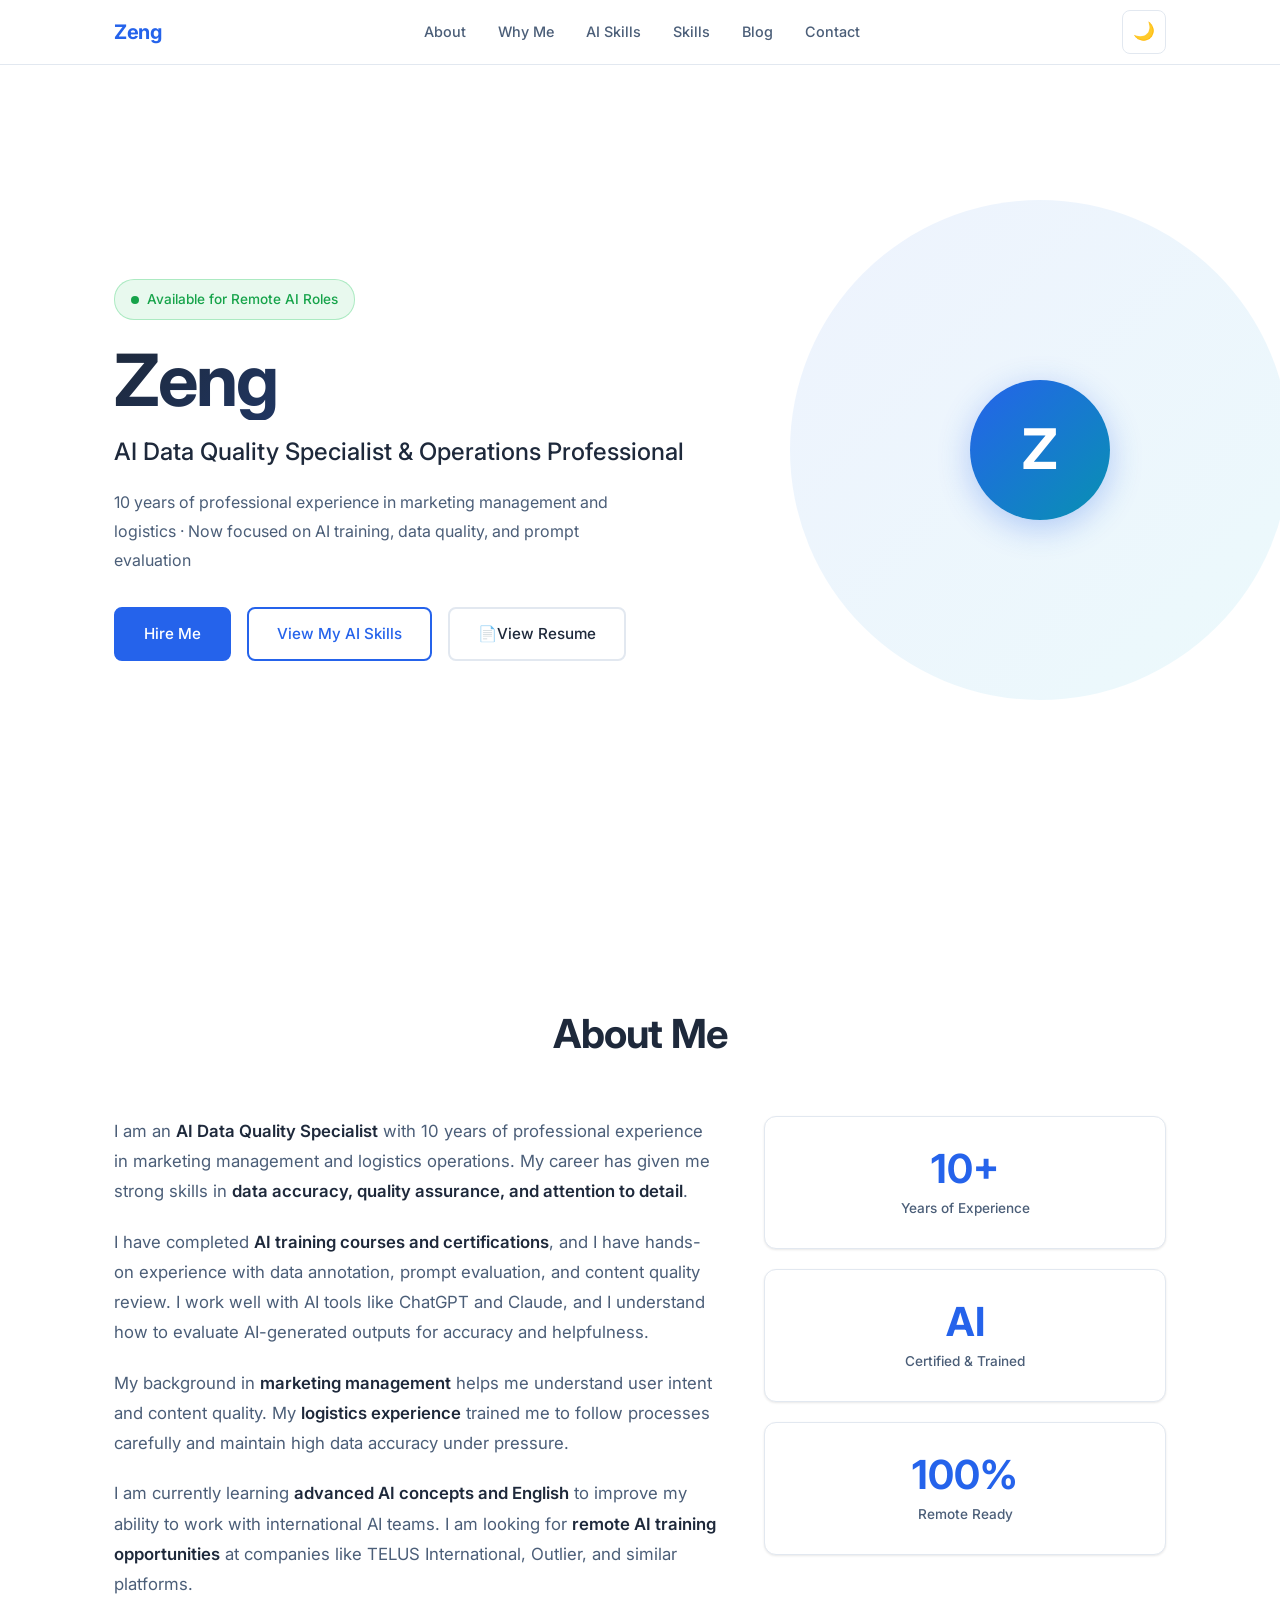
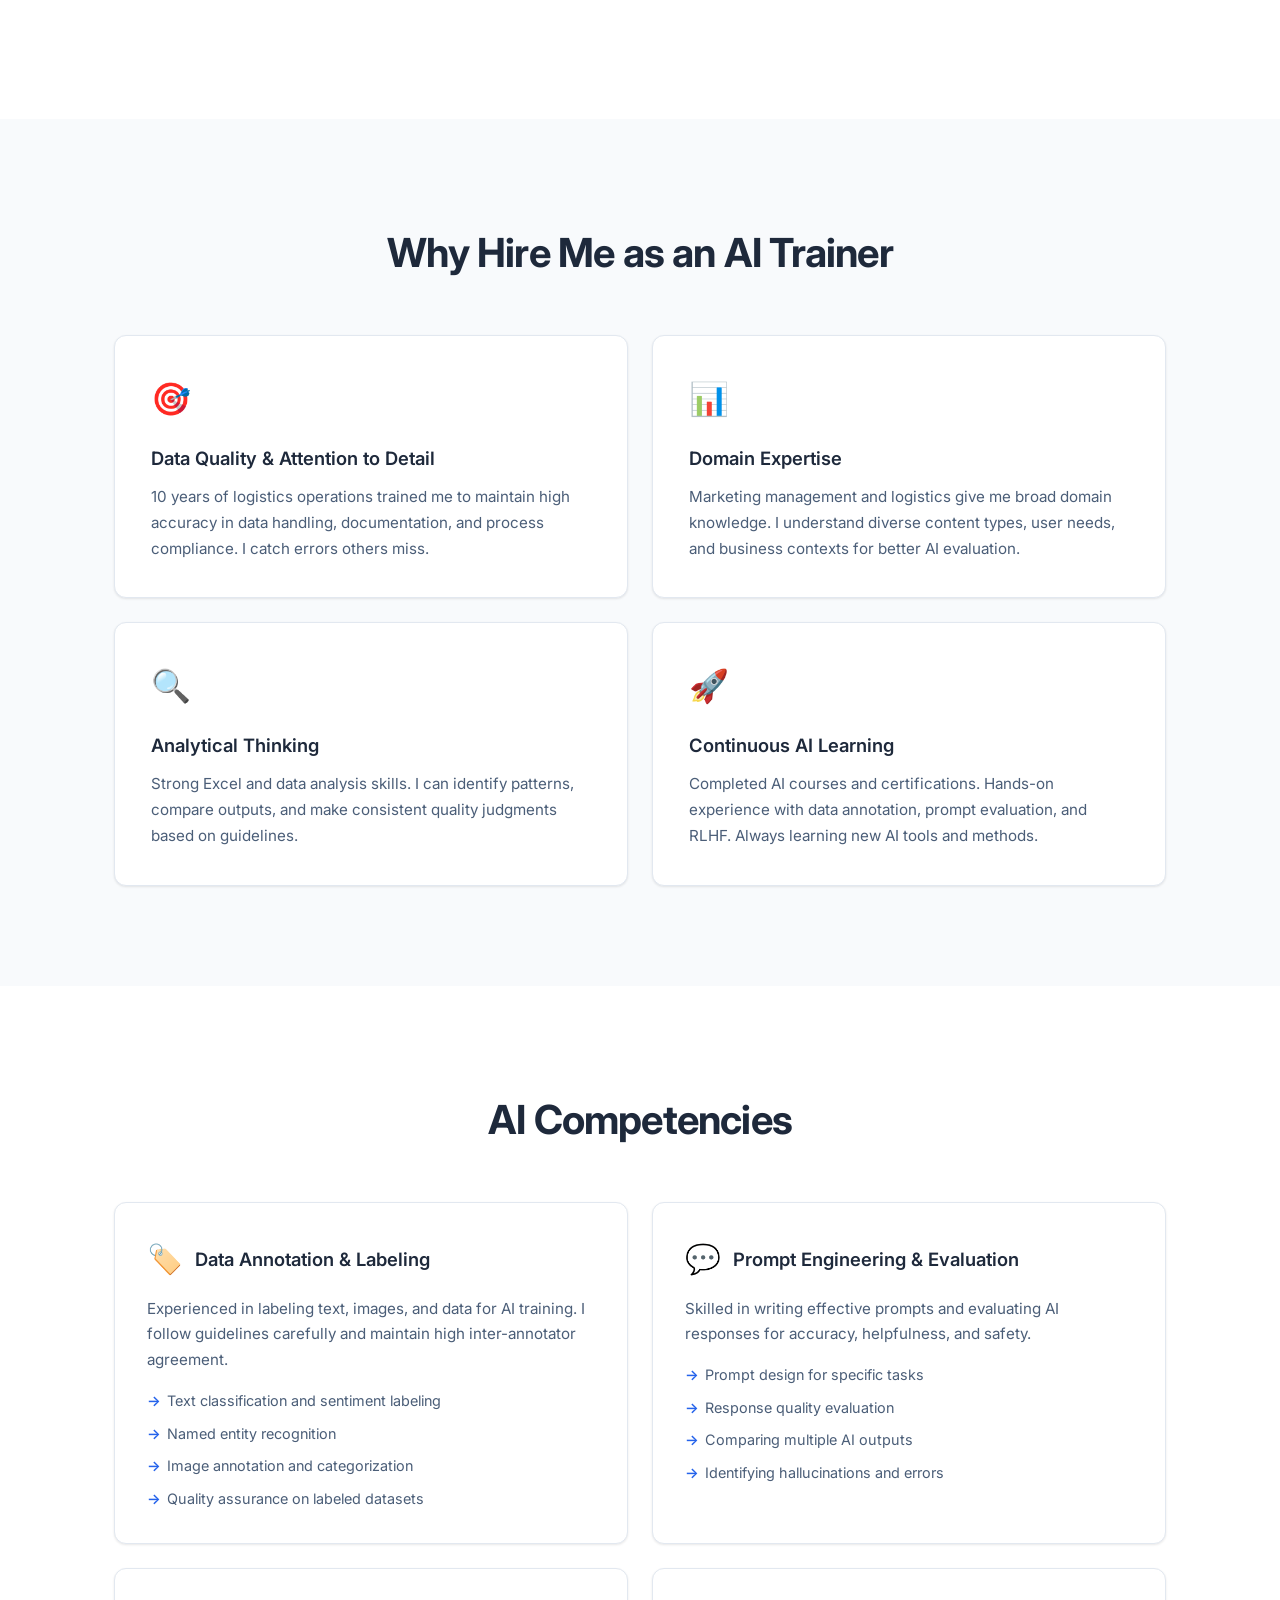
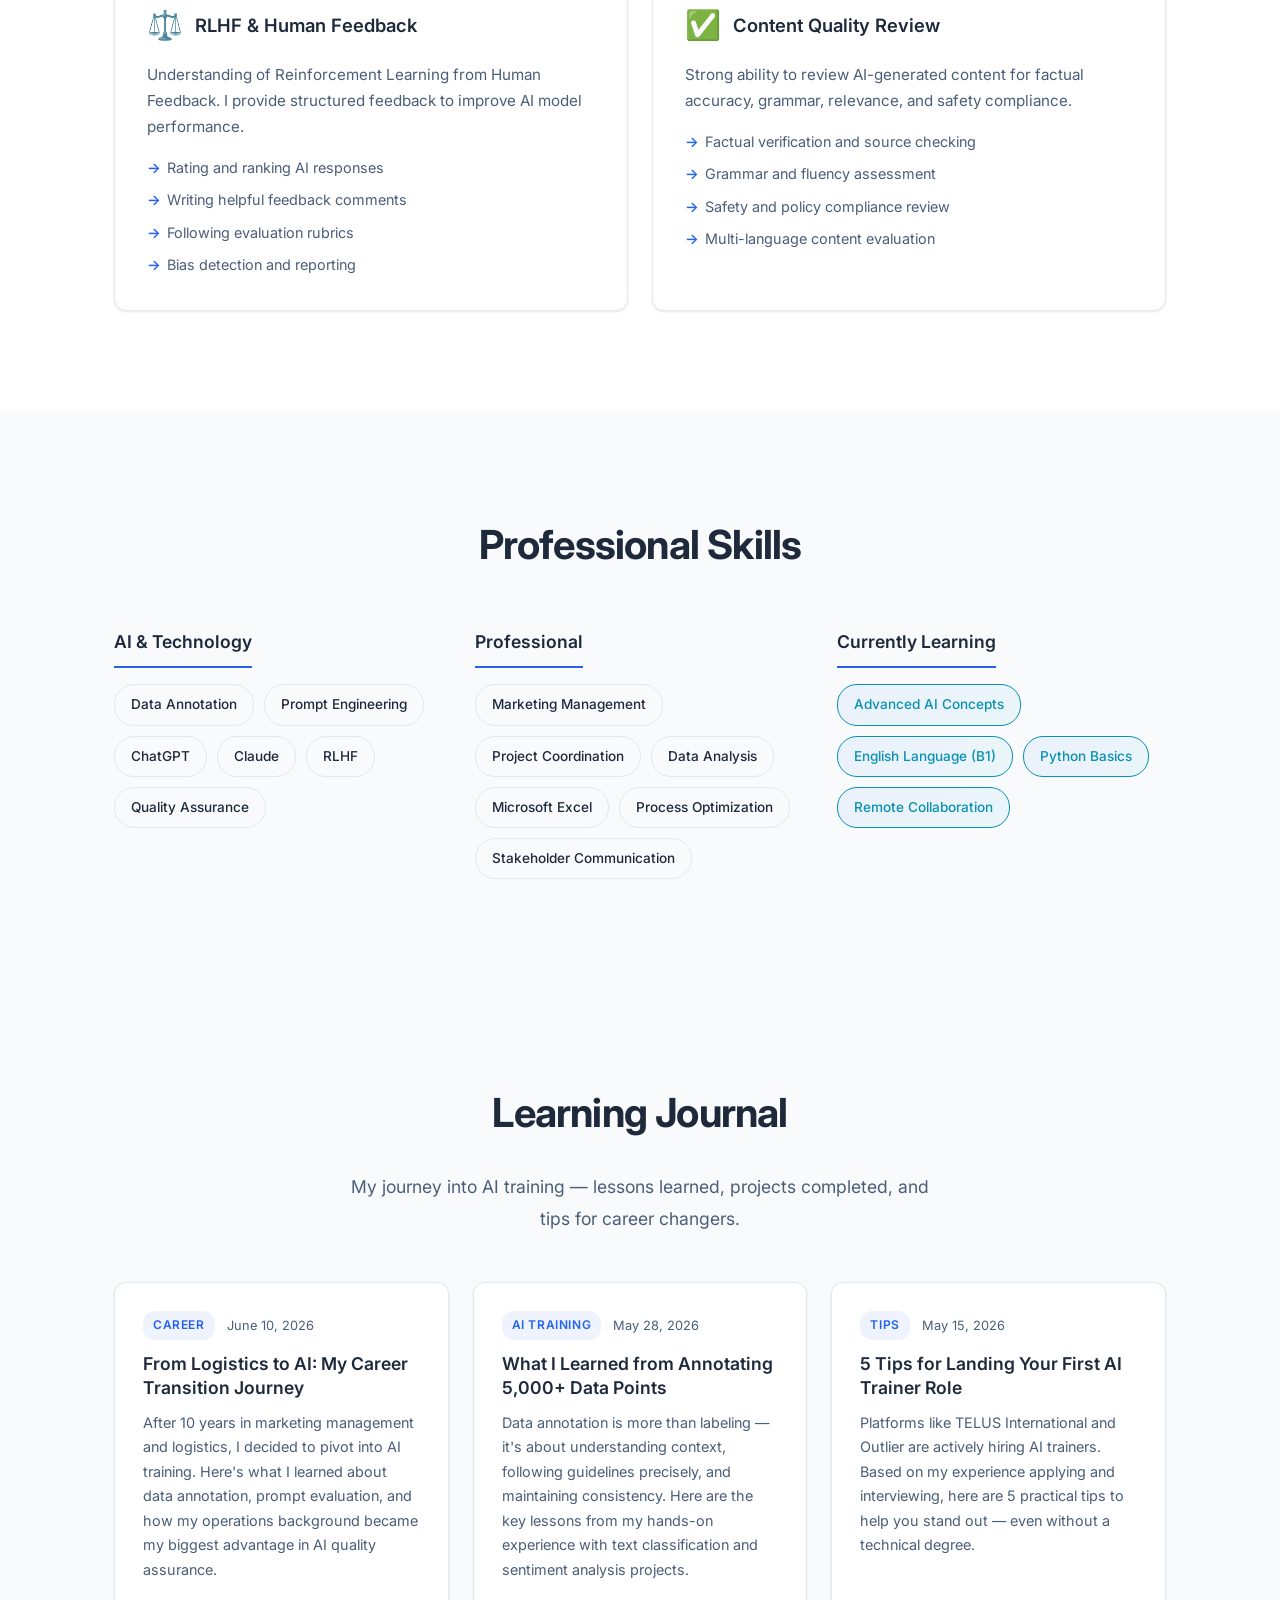
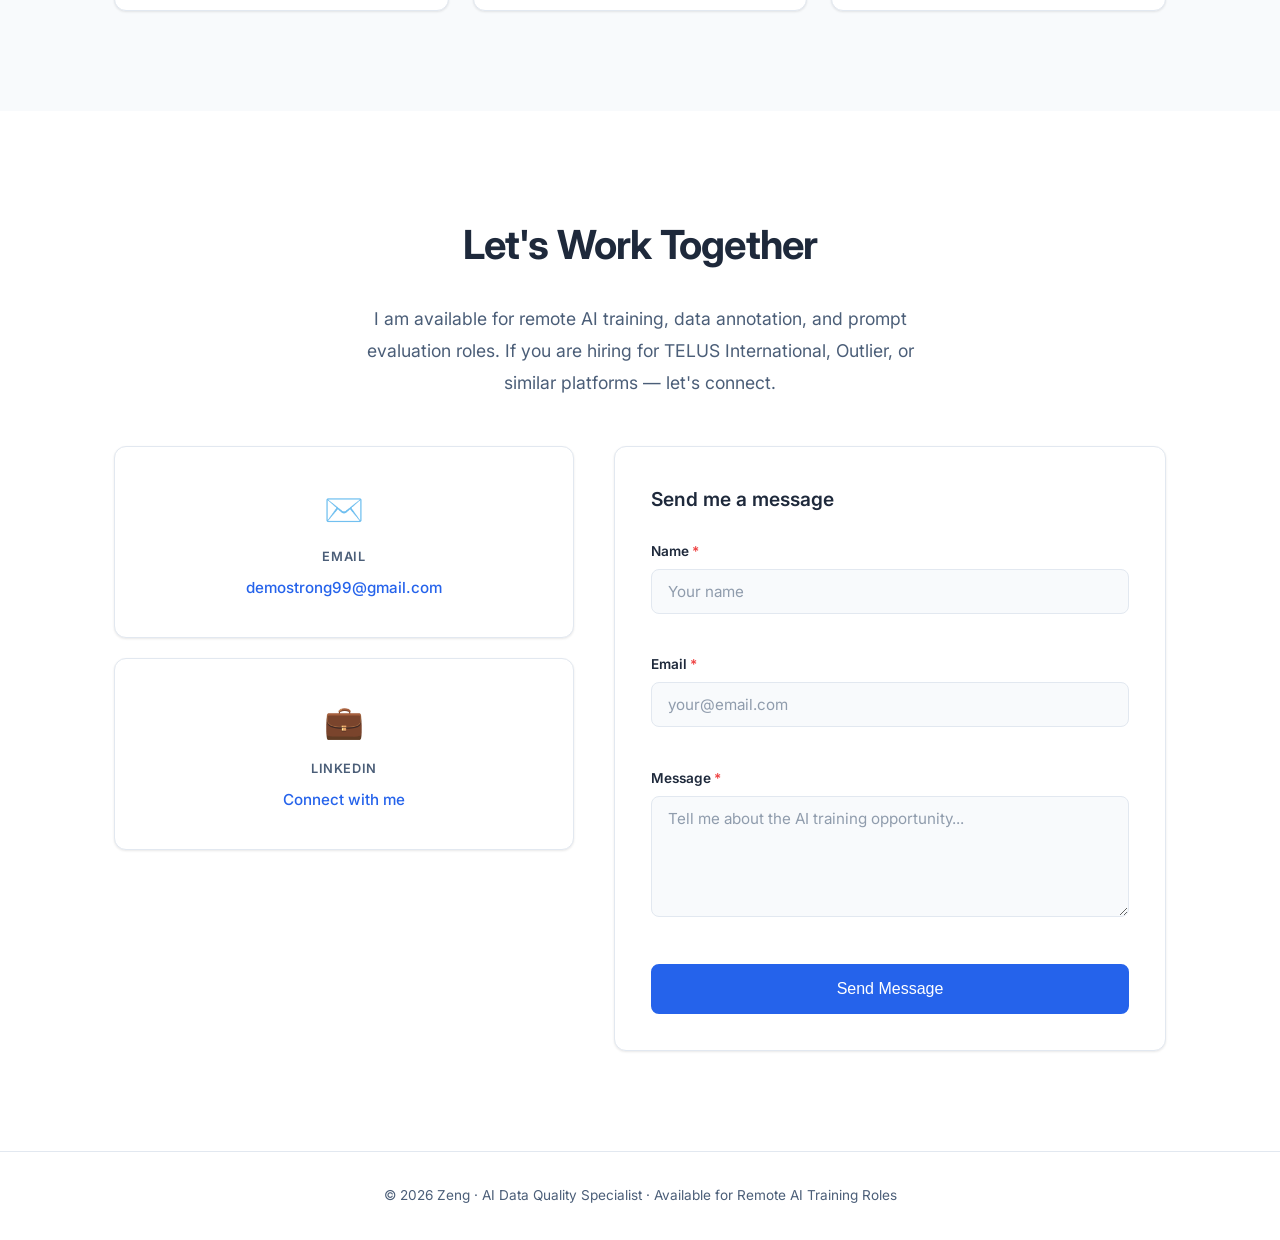
<file: index.html>
<!DOCTYPE html>
<html lang="en">
<head>
  <meta charset="UTF-8">
  <meta name="viewport" content="width=device-width, initial-scale=1.0">

  <!-- SEO -->
  <title>Zeng — AI Data Quality Specialist & Operations Professional</title>
  <meta name="description" content="AI Data Quality Specialist with 10 years of operations experience. Available for AI training, data annotation, and prompt evaluation roles at TELUS International, Outlier, and similar platforms.">
  <meta name="author" content="Zeng">
  <meta name="robots" content="index, follow">

  <!-- Open Graph -->
  <meta property="og:type" content="website">
  <meta property="og:title" content="Zeng — AI Data Quality Specialist">
  <meta property="og:description" content="AI Data Quality Specialist with 10 years of operations experience. Available for AI training and data annotation roles.">
  <meta property="og:url" content="https://your-domain.com">
  <meta property="og:image" content="https://your-domain.com/og-image.png">

  <!-- Twitter Card -->
  <meta name="twitter:card" content="summary_large_image">
  <meta name="twitter:title" content="Zeng — AI Data Quality Specialist">
  <meta name="twitter:description" content="AI Data Quality Specialist with 10 years of operations experience. Available for AI training roles.">

  <!-- Favicon -->
  <link rel="icon" type="image/svg+xml" href="data:image/svg+xml,<svg xmlns='http://www.w3.org/2000/svg' viewBox='0 0 100 100'><rect rx='20' width='100' height='100' fill='%232563eb'/><text x='50' y='68' font-size='52' font-family='Arial' font-weight='bold' fill='white' text-anchor='middle'>Z</text></svg>">

  <!-- Fonts -->
  <link rel="preconnect" href="https://fonts.googleapis.com">
  <link rel="preconnect" href="https://fonts.gstatic.com" crossorigin>
  <link href="https://fonts.googleapis.com/css2?family=Inter:wght@400;500;600;700&display=swap" rel="stylesheet">

  <link rel="stylesheet" href="style.css">
</head>
<body>
  <!-- Skip to content -->
  <a href="#main-content" class="skip-link">Skip to content</a>

  <!-- Navigation -->
  <nav class="navbar" aria-label="Main navigation">
    <div class="nav-container">
      <a href="#" class="nav-logo" aria-label="Back to top">Zeng</a>
      <ul class="nav-links" id="navLinks" role="list">
        <li><a href="#about">About</a></li>
        <li><a href="#why-me">Why Me</a></li>
        <li><a href="#ai-skills">AI Skills</a></li>
        <li><a href="#skills">Skills</a></li>
        <li><a href="#blog">Blog</a></li>
        <li><a href="#contact">Contact</a></li>
      </ul>
      <div class="nav-right">
        <button class="theme-toggle" id="themeToggle" aria-label="Switch to dark mode">
          <span class="theme-icon-light" aria-hidden="true">🌙</span>
          <span class="theme-icon-dark" aria-hidden="true">☀️</span>
        </button>
        <button class="nav-toggle" id="navToggle" aria-label="Open menu" aria-expanded="false" aria-controls="navLinks">
          <span></span><span></span><span></span>
        </button>
      </div>
    </div>
  </nav>

  <!-- Hero Section -->
  <header class="hero" id="home">
    <div class="hero-content">
      <div class="hero-badge" aria-label="Available for hire">
        <span class="badge-dot"></span>
        Available for Remote AI Roles
      </div>
      <h1 class="hero-name">Zeng</h1>
      <p class="hero-title">AI Data Quality Specialist & Operations Professional</p>
      <p class="hero-subtitle">10 years of professional experience in marketing management and logistics · Now focused on AI training, data quality, and prompt evaluation</p>
      <div class="hero-buttons">
        <a href="#contact" class="btn btn-primary">Hire Me</a>
        <a href="#ai-skills" class="btn btn-outline">View My AI Skills</a>
        <a href="resume.html" target="_blank" rel="noopener" class="btn btn-resume">
          <span aria-hidden="true">📄</span> View Resume
        </a>
      </div>
    </div>
    <div class="hero-visual">
      <div class="hero-avatar" aria-hidden="true">Z</div>
      <div class="hero-shape"></div>
    </div>
  </header>

  <main id="main-content">

  <!-- About Section -->
  <section class="section" id="about">
    <div class="container">
      <h2 class="section-title">About Me</h2>
      <div class="about-grid">
        <div class="about-text">
          <p>
            I am an <strong>AI Data Quality Specialist</strong> with 10 years of professional experience
            in marketing management and logistics operations. My career has given me strong skills in
            <strong>data accuracy, quality assurance, and attention to detail</strong>.
          </p>
          <p>
            I have completed <strong>AI training courses and certifications</strong>, and I have
            hands-on experience with data annotation, prompt evaluation, and content quality review.
            I work well with AI tools like ChatGPT and Claude, and I understand how to evaluate
            AI-generated outputs for accuracy and helpfulness.
          </p>
          <p>
            My background in <strong>marketing management</strong> helps me understand user intent
            and content quality. My <strong>logistics experience</strong> trained me to follow
            processes carefully and maintain high data accuracy under pressure.
          </p>
          <p>
            I am currently learning <strong>advanced AI concepts and English</strong> to improve
            my ability to work with international AI teams. I am looking for <strong>remote AI training
            opportunities</strong> at companies like TELUS International, Outlier, and similar platforms.
          </p>
        </div>
        <div class="about-highlights">
          <div class="highlight-card">
            <span class="highlight-number">10+</span>
            <span class="highlight-label">Years of Experience</span>
          </div>
          <div class="highlight-card">
            <span class="highlight-number">AI</span>
            <span class="highlight-label">Certified & Trained</span>
          </div>
          <div class="highlight-card">
            <span class="highlight-number">100%</span>
            <span class="highlight-label">Remote Ready</span>
          </div>
        </div>
      </div>
    </div>
  </section>

  <!-- Why Hire Me Section -->
  <section class="section section-alt" id="why-me">
    <div class="container">
      <h2 class="section-title">Why Hire Me as an AI Trainer</h2>
      <div class="experience-grid">
        <div class="exp-card">
          <div class="exp-icon" aria-hidden="true">🎯</div>
          <h3>Data Quality & Attention to Detail</h3>
          <p>10 years of logistics operations trained me to maintain high accuracy in data handling, documentation, and process compliance. I catch errors others miss.</p>
        </div>
        <div class="exp-card">
          <div class="exp-icon" aria-hidden="true">📊</div>
          <h3>Domain Expertise</h3>
          <p>Marketing management and logistics give me broad domain knowledge. I understand diverse content types, user needs, and business contexts for better AI evaluation.</p>
        </div>
        <div class="exp-card">
          <div class="exp-icon" aria-hidden="true">🔍</div>
          <h3>Analytical Thinking</h3>
          <p>Strong Excel and data analysis skills. I can identify patterns, compare outputs, and make consistent quality judgments based on guidelines.</p>
        </div>
        <div class="exp-card">
          <div class="exp-icon" aria-hidden="true">🚀</div>
          <h3>Continuous AI Learning</h3>
          <p>Completed AI courses and certifications. Hands-on experience with data annotation, prompt evaluation, and RLHF. Always learning new AI tools and methods.</p>
        </div>
      </div>
    </div>
  </section>

  <!-- AI Competencies Section -->
  <section class="section" id="ai-skills">
    <div class="container">
      <h2 class="section-title">AI Competencies</h2>
      <div class="ai-grid">
        <div class="ai-card">
          <div class="ai-card-header">
            <span class="ai-icon" aria-hidden="true">🏷️</span>
            <h3>Data Annotation & Labeling</h3>
          </div>
          <p>Experienced in labeling text, images, and data for AI training. I follow guidelines carefully and maintain high inter-annotator agreement.</p>
          <ul class="ai-details">
            <li>Text classification and sentiment labeling</li>
            <li>Named entity recognition</li>
            <li>Image annotation and categorization</li>
            <li>Quality assurance on labeled datasets</li>
          </ul>
        </div>
        <div class="ai-card">
          <div class="ai-card-header">
            <span class="ai-icon" aria-hidden="true">💬</span>
            <h3>Prompt Engineering & Evaluation</h3>
          </div>
          <p>Skilled in writing effective prompts and evaluating AI responses for accuracy, helpfulness, and safety.</p>
          <ul class="ai-details">
            <li>Prompt design for specific tasks</li>
            <li>Response quality evaluation</li>
            <li>Comparing multiple AI outputs</li>
            <li>Identifying hallucinations and errors</li>
          </ul>
        </div>
        <div class="ai-card">
          <div class="ai-card-header">
            <span class="ai-icon" aria-hidden="true">⚖️</span>
            <h3>RLHF & Human Feedback</h3>
          </div>
          <p>Understanding of Reinforcement Learning from Human Feedback. I provide structured feedback to improve AI model performance.</p>
          <ul class="ai-details">
            <li>Rating and ranking AI responses</li>
            <li>Writing helpful feedback comments</li>
            <li>Following evaluation rubrics</li>
            <li>Bias detection and reporting</li>
          </ul>
        </div>
        <div class="ai-card">
          <div class="ai-card-header">
            <span class="ai-icon" aria-hidden="true">✅</span>
            <h3>Content Quality Review</h3>
          </div>
          <p>Strong ability to review AI-generated content for factual accuracy, grammar, relevance, and safety compliance.</p>
          <ul class="ai-details">
            <li>Factual verification and source checking</li>
            <li>Grammar and fluency assessment</li>
            <li>Safety and policy compliance review</li>
            <li>Multi-language content evaluation</li>
          </ul>
        </div>
      </div>
    </div>
  </section>

  <!-- Skills Section -->
  <section class="section section-alt" id="skills">
    <div class="container">
      <h2 class="section-title">Professional Skills</h2>
      <div class="skills-grid">
        <div class="skill-category">
          <h3>AI & Technology</h3>
          <div class="skill-tags">
            <span class="tag">Data Annotation</span>
            <span class="tag">Prompt Engineering</span>
            <span class="tag">ChatGPT</span>
            <span class="tag">Claude</span>
            <span class="tag">RLHF</span>
            <span class="tag">Quality Assurance</span>
          </div>
        </div>
        <div class="skill-category">
          <h3>Professional</h3>
          <div class="skill-tags">
            <span class="tag">Marketing Management</span>
            <span class="tag">Project Coordination</span>
            <span class="tag">Data Analysis</span>
            <span class="tag">Microsoft Excel</span>
            <span class="tag">Process Optimization</span>
            <span class="tag">Stakeholder Communication</span>
          </div>
        </div>
        <div class="skill-category">
          <h3>Currently Learning</h3>
          <div class="skill-tags">
            <span class="tag tag-learning">Advanced AI Concepts</span>
            <span class="tag tag-learning">English Language (B1)</span>
            <span class="tag tag-learning">Python Basics</span>
            <span class="tag tag-learning">Remote Collaboration</span>
          </div>
        </div>
      </div>
    </div>
  </section>

  <!-- Blog Section -->
  <section class="section section-alt" id="blog">
    <div class="container">
      <h2 class="section-title">Learning Journal</h2>
      <p class="contact-intro">
        My journey into AI training — lessons learned, projects completed, and tips for career changers.
      </p>
      <div class="blog-grid" id="blogGrid">
        <!-- Posts rendered by blog.js -->
      </div>
    </div>
  </section>

  <!-- Contact Section -->
  <section class="section" id="contact">
    <div class="container">
      <h2 class="section-title">Let's Work Together</h2>
      <p class="contact-intro">
        I am available for remote AI training, data annotation, and prompt evaluation roles.
        If you are hiring for TELUS International, Outlier, or similar platforms — let's connect.
      </p>
      <div class="contact-layout">
        <!-- Contact Info Cards -->
        <div class="contact-cards">
          <a href="mailto:demostrong99@gmail.com" class="contact-card">
            <span class="contact-icon" aria-hidden="true">✉️</span>
            <span class="contact-label">Email</span>
            <span class="contact-value">demostrong99@gmail.com</span>
          </a>
          <a href="https://linkedin.com/in/your-profile" target="_blank" rel="noopener" class="contact-card">
            <span class="contact-icon" aria-hidden="true">💼</span>
            <span class="contact-label">LinkedIn</span>
            <span class="contact-value">Connect with me</span>
          </a>
        </div>

        <!-- Contact Form -->
        <form class="contact-form" id="contactForm" novalidate aria-label="Contact form">
          <h3 class="form-title">Send me a message</h3>
          <div class="form-group">
            <label for="name">Name <span class="required" aria-hidden="true">*</span> <span class="sr-only">(required)</span></label>
            <input type="text" id="name" name="name" required autocomplete="name" placeholder="Your name"
              aria-describedby="nameError" aria-invalid="false">
            <span class="form-error" id="nameError" role="alert" aria-live="polite"></span>
          </div>
          <div class="form-group">
            <label for="email">Email <span class="required" aria-hidden="true">*</span> <span class="sr-only">(required)</span></label>
            <input type="email" id="email" name="email" required autocomplete="email" placeholder="your@email.com"
              aria-describedby="emailError" aria-invalid="false">
            <span class="form-error" id="emailError" role="alert" aria-live="polite"></span>
          </div>
          <div class="form-group">
            <label for="message">Message <span class="required" aria-hidden="true">*</span> <span class="sr-only">(required)</span></label>
            <textarea id="message" name="message" rows="5" required placeholder="Tell me about the AI training opportunity..."
              aria-describedby="messageError" aria-invalid="false"></textarea>
            <span class="form-error" id="messageError" role="alert" aria-live="polite"></span>
          </div>
          <button type="submit" class="btn btn-primary btn-submit">Send Message</button>
          <div class="form-success" id="formSuccess" role="status" aria-live="polite" hidden>
            <span aria-hidden="true">✅</span> Thanks! Your message has been sent. I'll get back to you soon.
          </div>
        </form>
      </div>
    </div>
  </section>

  </main>

  <!-- Footer -->
  <footer class="footer" role="contentinfo">
    <div class="container">
      <p>&copy; 2026 Zeng · AI Data Quality Specialist · Available for Remote AI Training Roles</p>
    </div>
  </footer>

  <script src="script.js"></script>
  <script src="blog.js"></script>
</body>
</html>
</file>
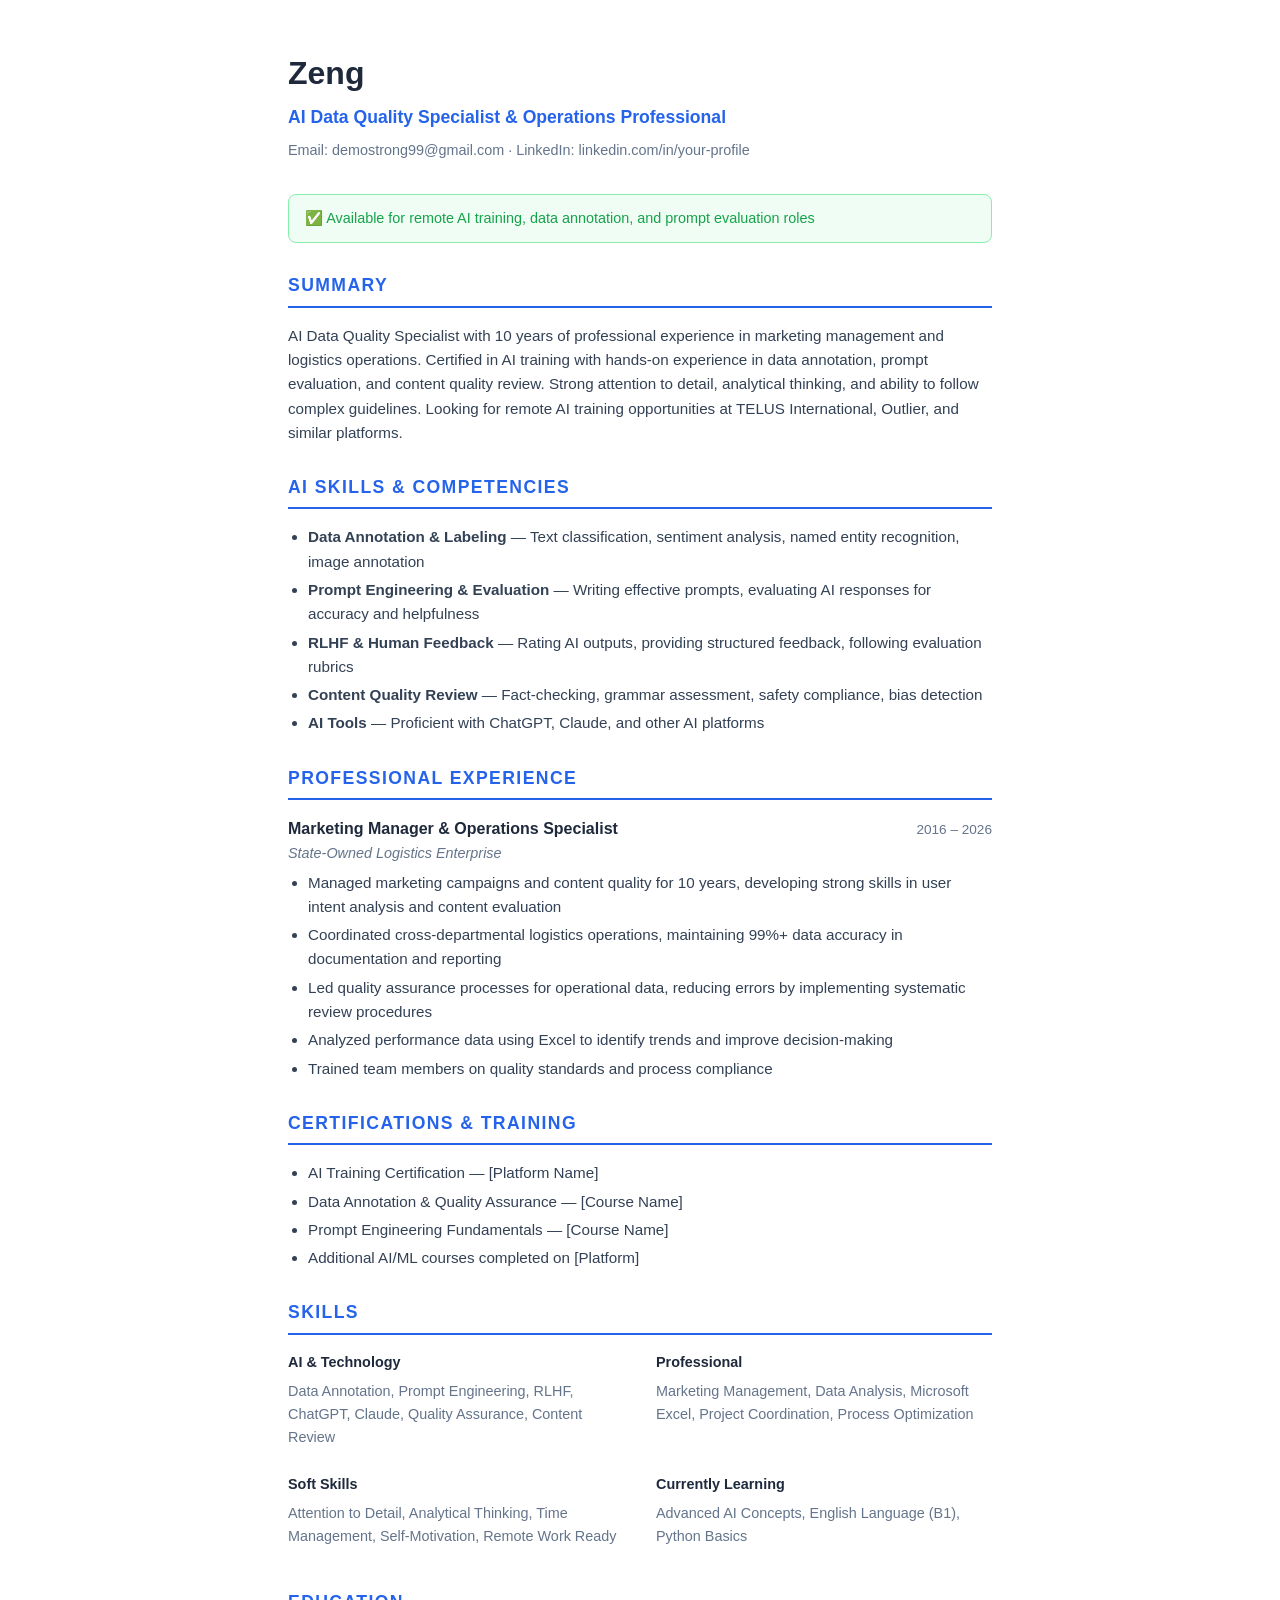
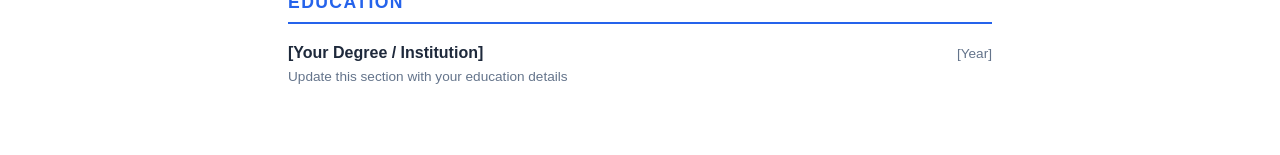
<file: resume.html>
<!DOCTYPE html>
<html lang="en">
<head>
<meta charset="UTF-8">
<meta name="viewport" content="width=device-width, initial-scale=1.0">
<title>Resume — Zeng · AI Data Quality Specialist</title>
<style>
  * { margin: 0; padding: 0; box-sizing: border-box; }
  body { font-family: 'Helvetica Neue', Arial, sans-serif; color: #1e293b; line-height: 1.6; padding: 48px; max-width: 800px; margin: 0 auto; }
  h1 { font-size: 2rem; margin-bottom: 4px; }
  .subtitle { color: #2563eb; font-size: 1.1rem; font-weight: 600; margin-bottom: 8px; }
  .contact-line { color: #64748b; font-size: 0.9rem; margin-bottom: 32px; }
  h2 { font-size: 1.1rem; text-transform: uppercase; letter-spacing: 0.08em; color: #2563eb; border-bottom: 2px solid #2563eb; padding-bottom: 6px; margin: 28px 0 16px; }
  p, li { font-size: 0.95rem; color: #334155; }
  p { margin-bottom: 12px; }
  .entry { margin-bottom: 20px; }
  .entry-header { display: flex; justify-content: space-between; align-items: baseline; }
  .entry-title { font-weight: 600; font-size: 1rem; }
  .entry-date { color: #64748b; font-size: 0.85rem; white-space: nowrap; }
  .entry-desc { color: #64748b; font-size: 0.9rem; font-style: italic; margin-bottom: 6px; }
  ul { padding-left: 20px; margin-bottom: 8px; }
  li { margin-bottom: 4px; }
  .skills-grid { display: grid; grid-template-columns: 1fr 1fr; gap: 12px 32px; }
  .skill-cat h3 { font-size: 0.9rem; font-weight: 600; margin-bottom: 6px; }
  .skill-cat p { font-size: 0.9rem; color: #64748b; }
  .availability { background: #f0fdf4; border: 1px solid #86efac; border-radius: 8px; padding: 12px 16px; margin-bottom: 24px; font-size: 0.9rem; color: #16a34a; }
  @media print { body { padding: 24px; } .availability { border-color: #ccc; } }
</style>
</head>
<body>

<h1>Zeng</h1>
<p class="subtitle">AI Data Quality Specialist & Operations Professional</p>
<p class="contact-line">Email: demostrong99@gmail.com · LinkedIn: linkedin.com/in/your-profile</p>

<div class="availability">
  ✅ Available for remote AI training, data annotation, and prompt evaluation roles
</div>

<h2>Summary</h2>
<p>
  AI Data Quality Specialist with 10 years of professional experience in marketing management
  and logistics operations. Certified in AI training with hands-on experience in data annotation,
  prompt evaluation, and content quality review. Strong attention to detail, analytical thinking,
  and ability to follow complex guidelines. Looking for remote AI training opportunities at
  TELUS International, Outlier, and similar platforms.
</p>

<h2>AI Skills & Competencies</h2>
<ul>
  <li><strong>Data Annotation & Labeling</strong> — Text classification, sentiment analysis, named entity recognition, image annotation</li>
  <li><strong>Prompt Engineering & Evaluation</strong> — Writing effective prompts, evaluating AI responses for accuracy and helpfulness</li>
  <li><strong>RLHF & Human Feedback</strong> — Rating AI outputs, providing structured feedback, following evaluation rubrics</li>
  <li><strong>Content Quality Review</strong> — Fact-checking, grammar assessment, safety compliance, bias detection</li>
  <li><strong>AI Tools</strong> — Proficient with ChatGPT, Claude, and other AI platforms</li>
</ul>

<h2>Professional Experience</h2>

<div class="entry">
  <div class="entry-header">
    <span class="entry-title">Marketing Manager & Operations Specialist</span>
    <span class="entry-date">2016 – 2026</span>
  </div>
  <p class="entry-desc">State-Owned Logistics Enterprise</p>
  <ul>
    <li>Managed marketing campaigns and content quality for 10 years, developing strong skills in user intent analysis and content evaluation</li>
    <li>Coordinated cross-departmental logistics operations, maintaining 99%+ data accuracy in documentation and reporting</li>
    <li>Led quality assurance processes for operational data, reducing errors by implementing systematic review procedures</li>
    <li>Analyzed performance data using Excel to identify trends and improve decision-making</li>
    <li>Trained team members on quality standards and process compliance</li>
  </ul>
</div>

<h2>Certifications & Training</h2>
<div class="entry">
  <ul>
    <li>AI Training Certification — [Platform Name]</li>
    <li>Data Annotation & Quality Assurance — [Course Name]</li>
    <li>Prompt Engineering Fundamentals — [Course Name]</li>
    <li>Additional AI/ML courses completed on [Platform]</li>
  </ul>
</div>

<h2>Skills</h2>
<div class="skills-grid">
  <div class="skill-cat">
    <h3>AI & Technology</h3>
    <p>Data Annotation, Prompt Engineering, RLHF, ChatGPT, Claude, Quality Assurance, Content Review</p>
  </div>
  <div class="skill-cat">
    <h3>Professional</h3>
    <p>Marketing Management, Data Analysis, Microsoft Excel, Project Coordination, Process Optimization</p>
  </div>
  <div class="skill-cat">
    <h3>Soft Skills</h3>
    <p>Attention to Detail, Analytical Thinking, Time Management, Self-Motivation, Remote Work Ready</p>
  </div>
  <div class="skill-cat">
    <h3>Currently Learning</h3>
    <p>Advanced AI Concepts, English Language (B1), Python Basics</p>
  </div>
</div>

<h2>Education</h2>
<div class="entry">
  <div class="entry-header">
    <span class="entry-title">[Your Degree / Institution]</span>
    <span class="entry-date">[Year]</span>
  </div>
  <p style="color:#64748b; font-size:0.85rem;">Update this section with your education details</p>
</div>

</body>
</html>
</file>
<file: style.css>
/* ===== Reset & Base ===== */
*, *::before, *::after {
  margin: 0;
  padding: 0;
  box-sizing: border-box;
}

:root {
  --primary: #2563eb;
  --primary-dark: #1d4ed8;
  --accent: #0891b2;
  --bg: #ffffff;
  --bg-alt: #f8fafc;
  --text: #1e293b;
  --text-light: #4b5e78;
  --border: #e2e8f0;
  --shadow: 0 1px 3px rgba(0,0,0,0.06), 0 1px 2px rgba(0,0,0,0.04);
  --shadow-lg: 0 10px 25px rgba(0,0,0,0.08);
  --radius: 12px;
  --transition: 0.3s ease;
}

[data-theme="dark"] {
  --primary: #60a5fa;
  --primary-dark: #3b82f6;
  --accent: #22d3ee;
  --bg: #0f172a;
  --bg-alt: #1e293b;
  --text: #f1f5f9;
  --text-light: #b8cce4;
  --border: #334155;
  --shadow: 0 1px 3px rgba(0,0,0,0.2), 0 1px 2px rgba(0,0,0,0.15);
  --shadow-lg: 0 10px 25px rgba(0,0,0,0.3);
}

html {
  scroll-behavior: smooth;
  scroll-padding-top: 80px;
}

body {
  font-family: 'Inter', -apple-system, BlinkMacSystemFont, sans-serif;
  color: var(--text);
  background: var(--bg);
  line-height: 1.7;
  font-size: 16px;
}

a {
  color: inherit;
  text-decoration: none;
}

/* ===== Focus Visible (WCAG 2.4.7/2.4.11) ===== */
:focus-visible {
  outline: 3px solid var(--primary);
  outline-offset: 2px;
  border-radius: 4px;
}

:focus:not(:focus-visible) {
  outline: none;
}

button:focus-visible,
a:focus-visible {
  outline: 3px solid var(--primary);
  outline-offset: 2px;
}

.form-group input:focus-visible,
.form-group textarea:focus-visible {
  outline: none; /* border + box-shadow already indicate focus */
}

/* ===== Reduced Motion (WCAG 2.3.3) ===== */
@media (prefers-reduced-motion: reduce) {
  *, *::before, *::after {
    animation-duration: 0.01ms !important;
    animation-iteration-count: 1 !important;
    transition-duration: 0.01ms !important;
  }

  html {
    scroll-behavior: auto;
  }

  .fade-in {
    opacity: 1;
    transform: none;
  }
}

/* ===== Skip Link (Accessibility) ===== */
.skip-link {
  position: absolute;
  top: -100%;
  left: 16px;
  background: var(--primary);
  color: #fff;
  padding: 12px 24px;
  border-radius: 0 0 8px 8px;
  font-size: 0.9rem;
  font-weight: 500;
  z-index: 10000;
  transition: top 0.2s ease;
}

.skip-link:focus {
  top: 0;
  outline: 3px solid #fff;
  outline-offset: 2px;
}

/* Screen reader only helper */
.sr-only {
  position: absolute;
  width: 1px;
  height: 1px;
  padding: 0;
  margin: -1px;
  overflow: hidden;
  clip: rect(0, 0, 0, 0);
  white-space: nowrap;
  border: 0;
}

.container {
  max-width: 1100px;
  margin: 0 auto;
  padding: 0 24px;
}

/* ===== Navigation ===== */
.navbar {
  position: fixed;
  top: 0;
  left: 0;
  right: 0;
  z-index: 1000;
  background: rgba(255, 255, 255, 0.85);
  backdrop-filter: blur(12px);
  border-bottom: 1px solid var(--border);
  transition: var(--transition);
}

[data-theme="dark"] .navbar {
  background: rgba(15, 23, 42, 0.85);
}

[data-theme="dark"] .nav-links {
  background: rgba(15, 23, 42, 0.97);
}

.nav-container {
  max-width: 1100px;
  margin: 0 auto;
  padding: 0 24px;
  display: flex;
  align-items: center;
  justify-content: space-between;
  height: 64px;
}

.nav-logo {
  font-size: 1.25rem;
  font-weight: 700;
  color: var(--primary);
  letter-spacing: -0.02em;
}

.nav-links {
  display: flex;
  list-style: none;
  gap: 32px;
}

.nav-links a {
  font-size: 0.9rem;
  font-weight: 500;
  color: var(--text-light);
  transition: color var(--transition);
  position: relative;
}

.nav-links a::after {
  content: '';
  position: absolute;
  bottom: -4px;
  left: 0;
  width: 0;
  height: 2px;
  background: var(--primary);
  transition: width var(--transition);
}

.nav-links a:hover {
  color: var(--primary);
}

.nav-links a:hover::after {
  width: 100%;
}

/* ===== Theme Toggle ===== */
.theme-toggle {
  background: none;
  border: 1px solid var(--border);
  border-radius: 8px;
  padding: 10px;
  cursor: pointer;
  font-size: 1.1rem;
  line-height: 1;
  transition: all var(--transition);
  color: var(--text);
  min-width: 44px;
  min-height: 44px;
  display: flex;
  align-items: center;
  justify-content: center;
}

.theme-toggle:hover {
  border-color: var(--primary);
  color: var(--primary);
}

/* Show moon in light mode, sun in dark mode */
.theme-icon-dark { display: none; }
[data-theme="dark"] .theme-icon-light { display: none; }
[data-theme="dark"] .theme-icon-dark { display: inline; }

.nav-right {
  display: flex;
  align-items: center;
  gap: 16px;
}

.nav-toggle {
  display: none;
  flex-direction: column;
  align-items: center;
  justify-content: center;
  gap: 5px;
  background: none;
  border: none;
  cursor: pointer;
  padding: 10px;
  min-width: 44px;
  min-height: 44px;
}

.nav-toggle span {
  display: block;
  width: 24px;
  height: 2px;
  background: var(--text);
  border-radius: 2px;
  transition: var(--transition);
}

/* ===== Hero ===== */
.hero {
  min-height: 100vh;
  display: flex;
  align-items: center;
  padding: 120px 24px 80px;
  max-width: 1100px;
  margin: 0 auto;
  position: relative;
}

.hero-content {
  flex: 1;
  z-index: 1;
}

.hero-greeting {
  font-size: 1.1rem;
  color: var(--primary);
  font-weight: 500;
  margin-bottom: 8px;
}

.hero-name {
  font-size: clamp(2.5rem, 6vw, 4.5rem);
  font-weight: 700;
  letter-spacing: -0.03em;
  line-height: 1.1;
  margin-bottom: 12px;
  background: linear-gradient(135deg, var(--text) 0%, var(--primary) 100%);
  -webkit-background-clip: text;
  -webkit-text-fill-color: transparent;
  background-clip: text;
}

[data-theme="dark"] .hero-name {
  background: linear-gradient(135deg, #f1f5f9 0%, var(--primary) 100%);
  -webkit-background-clip: text;
  background-clip: text;
}

.hero-title {
  font-size: clamp(1.1rem, 2.5vw, 1.5rem);
  font-weight: 500;
  color: var(--text);
  margin-bottom: 16px;
}

.hero-subtitle {
  font-size: 1rem;
  color: var(--text-light);
  max-width: 520px;
  margin-bottom: 32px;
  line-height: 1.8;
}

.hero-badge {
  display: inline-flex;
  align-items: center;
  gap: 8px;
  padding: 8px 16px;
  background: rgba(34, 197, 94, 0.1);
  border: 1px solid rgba(34, 197, 94, 0.3);
  border-radius: 20px;
  font-size: 0.85rem;
  font-weight: 500;
  color: #16a34a;
  margin-bottom: 20px;
}

[data-theme="dark"] .hero-badge {
  background: rgba(34, 197, 94, 0.08);
  border-color: rgba(34, 197, 94, 0.2);
  color: #4ade80;
}

.badge-dot {
  width: 8px;
  height: 8px;
  background: #16a34a;
  border-radius: 50%;
  animation: pulse 2s ease-in-out infinite;
}

[data-theme="dark"] .badge-dot {
  background: #4ade80;
}

@keyframes pulse {
  0%, 100% { opacity: 1; transform: scale(1); }
  50% { opacity: 0.5; transform: scale(0.8); }
}

.hero-buttons {
  display: flex;
  gap: 16px;
  flex-wrap: wrap;
}

.btn {
  display: inline-flex;
  align-items: center;
  padding: 12px 28px;
  border-radius: 8px;
  font-size: 0.95rem;
  font-weight: 500;
  transition: all var(--transition);
  cursor: pointer;
  border: 2px solid transparent;
}

.btn-primary {
  background: var(--primary);
  color: #fff;
  border-color: var(--primary);
}

.btn-primary:hover {
  background: var(--primary-dark);
  border-color: var(--primary-dark);
  transform: translateY(-2px);
  box-shadow: 0 8px 20px rgba(37, 99, 235, 0.3);
}

.btn-outline {
  background: transparent;
  color: var(--primary);
  border-color: var(--primary);
}

.btn-outline:hover {
  background: var(--primary);
  color: #fff;
  transform: translateY(-2px);
}

.btn-resume {
  background: transparent;
  color: var(--text);
  border-color: var(--border);
}

.btn-resume:hover {
  border-color: var(--accent);
  color: var(--accent);
  transform: translateY(-2px);
}

.hero-visual {
  position: absolute;
  right: -100px;
  top: 50%;
  transform: translateY(-50%);
  width: 500px;
  height: 500px;
  pointer-events: none;
}

.hero-avatar {
  position: absolute;
  top: 50%;
  left: 50%;
  transform: translate(-50%, -50%);
  width: 140px;
  height: 140px;
  background: linear-gradient(135deg, var(--primary) 0%, var(--accent) 100%);
  border-radius: 50%;
  display: flex;
  align-items: center;
  justify-content: center;
  font-size: 3.5rem;
  font-weight: 700;
  color: #fff;
  z-index: 1;
  box-shadow: 0 8px 32px rgba(37, 99, 235, 0.3);
  animation: float 6s ease-in-out infinite;
}

.hero-shape {
  width: 100%;
  height: 100%;
  background: linear-gradient(135deg, rgba(37, 99, 235, 0.08) 0%, rgba(6, 182, 212, 0.08) 100%);
  border-radius: 50%;
  animation: float 6s ease-in-out infinite;
  animation-delay: -3s;
}

@keyframes float {
  0%, 100% { transform: translateY(0) scale(1); }
  50% { transform: translateY(-20px) scale(1.03); }
}

/* ===== Sections ===== */
.section {
  padding: 100px 0;
}

.section-alt {
  background: var(--bg-alt);
}

.section-title {
  font-size: clamp(1.8rem, 4vw, 2.5rem);
  font-weight: 700;
  letter-spacing: -0.02em;
  margin-bottom: 48px;
  text-align: center;
  color: var(--text);
}

/* ===== About ===== */
.about-grid {
  display: grid;
  grid-template-columns: 1.2fr 0.8fr;
  gap: 48px;
  align-items: start;
}

.about-text p {
  margin-bottom: 20px;
  color: var(--text-light);
  font-size: 1.05rem;
  line-height: 1.8;
}

.about-text strong {
  color: var(--text);
  font-weight: 600;
}

.about-highlights {
  display: flex;
  flex-direction: column;
  gap: 20px;
}

.highlight-card {
  background: var(--bg);
  border: 1px solid var(--border);
  border-radius: var(--radius);
  padding: 28px;
  text-align: center;
  transition: all var(--transition);
  box-shadow: var(--shadow);
}

.highlight-card:hover {
  transform: translateY(-4px);
  box-shadow: var(--shadow-lg);
  border-color: var(--primary);
}

.highlight-number {
  display: block;
  font-size: 2.5rem;
  font-weight: 700;
  color: var(--primary);
  line-height: 1.2;
}

.highlight-label {
  display: block;
  font-size: 0.85rem;
  color: var(--text-light);
  margin-top: 4px;
  font-weight: 500;
}

/* ===== Experience ===== */
.experience-grid {
  display: grid;
  grid-template-columns: repeat(2, 1fr);
  gap: 24px;
}

.exp-card {
  background: var(--bg);
  border: 1px solid var(--border);
  border-radius: var(--radius);
  padding: 36px;
  transition: all var(--transition);
  box-shadow: var(--shadow);
}

.exp-card:hover {
  transform: translateY(-4px);
  box-shadow: var(--shadow-lg);
  border-color: var(--accent);
}

.exp-icon {
  font-size: 2rem;
  margin-bottom: 16px;
}

.exp-card h3 {
  font-size: 1.15rem;
  font-weight: 600;
  margin-bottom: 10px;
  color: var(--text);
}

.exp-card p {
  color: var(--text-light);
  font-size: 0.95rem;
  line-height: 1.7;
}

/* ===== AI Competencies ===== */
.ai-grid {
  display: grid;
  grid-template-columns: repeat(2, 1fr);
  gap: 24px;
}

.ai-card {
  background: var(--bg);
  border: 1px solid var(--border);
  border-radius: var(--radius);
  padding: 32px;
  transition: all var(--transition);
  box-shadow: var(--shadow);
}

.ai-card:hover {
  transform: translateY(-4px);
  box-shadow: var(--shadow-lg);
  border-color: var(--primary);
}

.ai-card-header {
  display: flex;
  align-items: center;
  gap: 12px;
  margin-bottom: 12px;
}

.ai-icon {
  font-size: 1.8rem;
}

.ai-card h3 {
  font-size: 1.15rem;
  font-weight: 600;
  color: var(--text);
}

.ai-card > p {
  color: var(--text-light);
  font-size: 0.95rem;
  line-height: 1.7;
  margin-bottom: 16px;
}

.ai-details {
  list-style: none;
  padding: 0;
  display: flex;
  flex-direction: column;
  gap: 8px;
}

.ai-details li {
  font-size: 0.9rem;
  color: var(--text-light);
  padding-left: 20px;
  position: relative;
}

.ai-details li::before {
  content: '→';
  position: absolute;
  left: 0;
  color: var(--primary);
  font-weight: 600;
}

/* ===== Skills ===== */
.skills-grid {
  display: grid;
  grid-template-columns: repeat(3, 1fr);
  gap: 32px;
}

.skill-category h3 {
  font-size: 1.1rem;
  font-weight: 600;
  margin-bottom: 16px;
  color: var(--text);
  padding-bottom: 10px;
  border-bottom: 2px solid var(--primary);
  display: inline-block;
}

.skill-tags {
  display: flex;
  flex-wrap: wrap;
  gap: 10px;
}

.tag {
  display: inline-block;
  padding: 8px 16px;
  background: var(--bg-alt);
  border: 1px solid var(--border);
  border-radius: 20px;
  font-size: 0.85rem;
  font-weight: 500;
  color: var(--text);
  transition: all var(--transition);
}

.tag:hover {
  border-color: var(--primary);
  color: var(--primary);
  transform: translateY(-2px);
}

.tag-learning {
  background: linear-gradient(135deg, rgba(37, 99, 235, 0.06) 0%, rgba(6, 182, 212, 0.06) 100%);
  border-color: var(--accent);
  color: var(--accent);
}

.tag-learning:hover {
  background: var(--accent);
  color: #fff;
}

/* ===== Contact ===== */
.contact-intro {
  text-align: center;
  color: var(--text-light);
  font-size: 1.1rem;
  max-width: 600px;
  margin: -24px auto 48px;
  line-height: 1.8;
}

.contact-layout {
  display: grid;
  grid-template-columns: 1fr 1.2fr;
  gap: 40px;
  align-items: start;
}

.contact-cards {
  display: flex;
  flex-direction: column;
  gap: 20px;
}

.contact-card {
  display: flex;
  flex-direction: column;
  align-items: center;
  gap: 8px;
  padding: 36px 24px;
  background: var(--bg);
  border: 1px solid var(--border);
  border-radius: var(--radius);
  transition: all var(--transition);
  box-shadow: var(--shadow);
  text-align: center;
}

.contact-card:hover {
  transform: translateY(-4px);
  box-shadow: var(--shadow-lg);
  border-color: var(--primary);
}

.contact-icon {
  font-size: 2rem;
}

.contact-label {
  font-size: 0.8rem;
  font-weight: 600;
  text-transform: uppercase;
  letter-spacing: 0.05em;
  color: var(--text-light);
}

.contact-value {
  font-size: 0.95rem;
  font-weight: 500;
  color: var(--primary);
}

/* ===== Contact Form ===== */
.contact-form {
  background: var(--bg);
  border: 1px solid var(--border);
  border-radius: var(--radius);
  padding: 36px;
  box-shadow: var(--shadow);
}

.form-title {
  font-size: 1.2rem;
  font-weight: 600;
  margin-bottom: 24px;
  color: var(--text);
}

.form-group {
  margin-bottom: 20px;
}

.form-group label {
  display: block;
  font-size: 0.85rem;
  font-weight: 600;
  color: var(--text);
  margin-bottom: 6px;
}

.required {
  color: #ef4444;
}

.form-group input,
.form-group textarea {
  width: 100%;
  padding: 12px 16px;
  border: 1px solid var(--border);
  border-radius: 8px;
  font-size: 0.95rem;
  font-family: inherit;
  color: var(--text);
  background: var(--bg-alt);
  transition: border-color var(--transition), box-shadow var(--transition);
  outline: none;
}

.form-group input:focus,
.form-group textarea:focus {
  border-color: var(--primary);
  box-shadow: 0 0 0 3px rgba(37, 99, 235, 0.15);
}

[data-theme="dark"] .form-group input:focus,
[data-theme="dark"] .form-group textarea:focus {
  box-shadow: 0 0 0 3px rgba(96, 165, 250, 0.2);
}

.form-group input::placeholder,
.form-group textarea::placeholder {
  color: var(--text-light);
  opacity: 0.6;
}

.form-group textarea {
  resize: vertical;
  min-height: 120px;
}

.form-error {
  display: block;
  font-size: 0.8rem;
  color: #ef4444;
  margin-top: 4px;
  min-height: 1.2em;
}

.form-group.error input,
.form-group.error textarea {
  border-color: #ef4444;
}

.btn-submit {
  width: 100%;
  justify-content: center;
  font-size: 1rem;
  padding: 14px 28px;
}

.form-success {
  margin-top: 20px;
  padding: 16px;
  background: rgba(34, 197, 94, 0.1);
  border: 1px solid rgba(34, 197, 94, 0.3);
  border-radius: 8px;
  color: #16a34a;
  font-size: 0.95rem;
  text-align: center;
}

[data-theme="dark"] .form-success {
  color: #4ade80;
  background: rgba(34, 197, 94, 0.08);
  border-color: rgba(34, 197, 94, 0.2);
}

/* ===== Blog ===== */
.blog-grid {
  display: grid;
  grid-template-columns: repeat(3, 1fr);
  gap: 24px;
}

.blog-card {
  background: var(--bg);
  border: 1px solid var(--border);
  border-radius: var(--radius);
  padding: 28px;
  transition: all var(--transition);
  box-shadow: var(--shadow);
}

.blog-card:hover {
  transform: translateY(-4px);
  box-shadow: var(--shadow-lg);
  border-color: var(--primary);
}

.blog-meta {
  display: flex;
  align-items: center;
  gap: 12px;
  margin-bottom: 12px;
}

.blog-category {
  font-size: 0.75rem;
  font-weight: 600;
  text-transform: uppercase;
  letter-spacing: 0.05em;
  color: var(--primary);
  background: rgba(37, 99, 235, 0.08);
  padding: 4px 10px;
  border-radius: 12px;
}

[data-theme="dark"] .blog-category {
  background: rgba(96, 165, 250, 0.1);
}

.blog-date {
  font-size: 0.8rem;
  color: var(--text-light);
}

.blog-title {
  font-size: 1.1rem;
  font-weight: 600;
  color: var(--text);
  margin-bottom: 10px;
  line-height: 1.4;
}

.blog-excerpt {
  font-size: 0.9rem;
  color: var(--text-light);
  line-height: 1.7;
}

/* ===== Footer ===== */
.footer {
  text-align: center;
  padding: 32px 24px;
  border-top: 1px solid var(--border);
  color: var(--text-light);
  font-size: 0.85rem;
}

/* ===== Animations ===== */
.fade-in {
  opacity: 0;
  transform: translateY(24px);
  transition: opacity 0.6s ease, transform 0.6s ease;
}

.fade-in.visible {
  opacity: 1;
  transform: translateY(0);
}

/* ===== Responsive ===== */
@media (max-width: 900px) {
  .about-grid {
    grid-template-columns: 1fr;
  }

  .about-highlights {
    flex-direction: row;
    justify-content: center;
  }

  .highlight-card {
    flex: 1;
  }

  .experience-grid {
    grid-template-columns: 1fr;
  }

  .ai-grid {
    grid-template-columns: 1fr;
  }

  .blog-grid {
    grid-template-columns: 1fr;
  }

  .skills-grid {
    grid-template-columns: 1fr;
  }

  .contact-layout {
    grid-template-columns: 1fr;
    max-width: 500px;
    margin: 0 auto;
  }

  .contact-cards {
    flex-direction: row;
    justify-content: center;
  }

  .contact-card {
    flex: 1;
  }

  .hero-visual {
    display: none;
  }
}

@media (max-width: 640px) {
  .nav-links {
    display: none;
    position: absolute;
    top: 64px;
    left: 0;
    right: 0;
    background: rgba(255, 255, 255, 0.97);
    backdrop-filter: blur(12px);
    flex-direction: column;
    align-items: center;
    padding: 24px 0;
    gap: 20px;
    border-bottom: 1px solid var(--border);
  }

  .nav-links.active {
    display: flex;
  }

  .nav-toggle {
    display: flex;
  }

  .nav-toggle.active span:nth-child(1) {
    transform: rotate(45deg) translate(5px, 5px);
  }

  .nav-toggle.active span:nth-child(2) {
    opacity: 0;
  }

  .nav-toggle.active span:nth-child(3) {
    transform: rotate(-45deg) translate(5px, -5px);
  }

  .hero {
    padding: 100px 24px 60px;
    min-height: auto;
  }

  .section {
    padding: 60px 0;
  }

  .about-highlights {
    flex-direction: column;
  }

  .highlight-card {
    padding: 20px;
  }

  .highlight-number {
    font-size: 2rem;
  }
}
</file>
